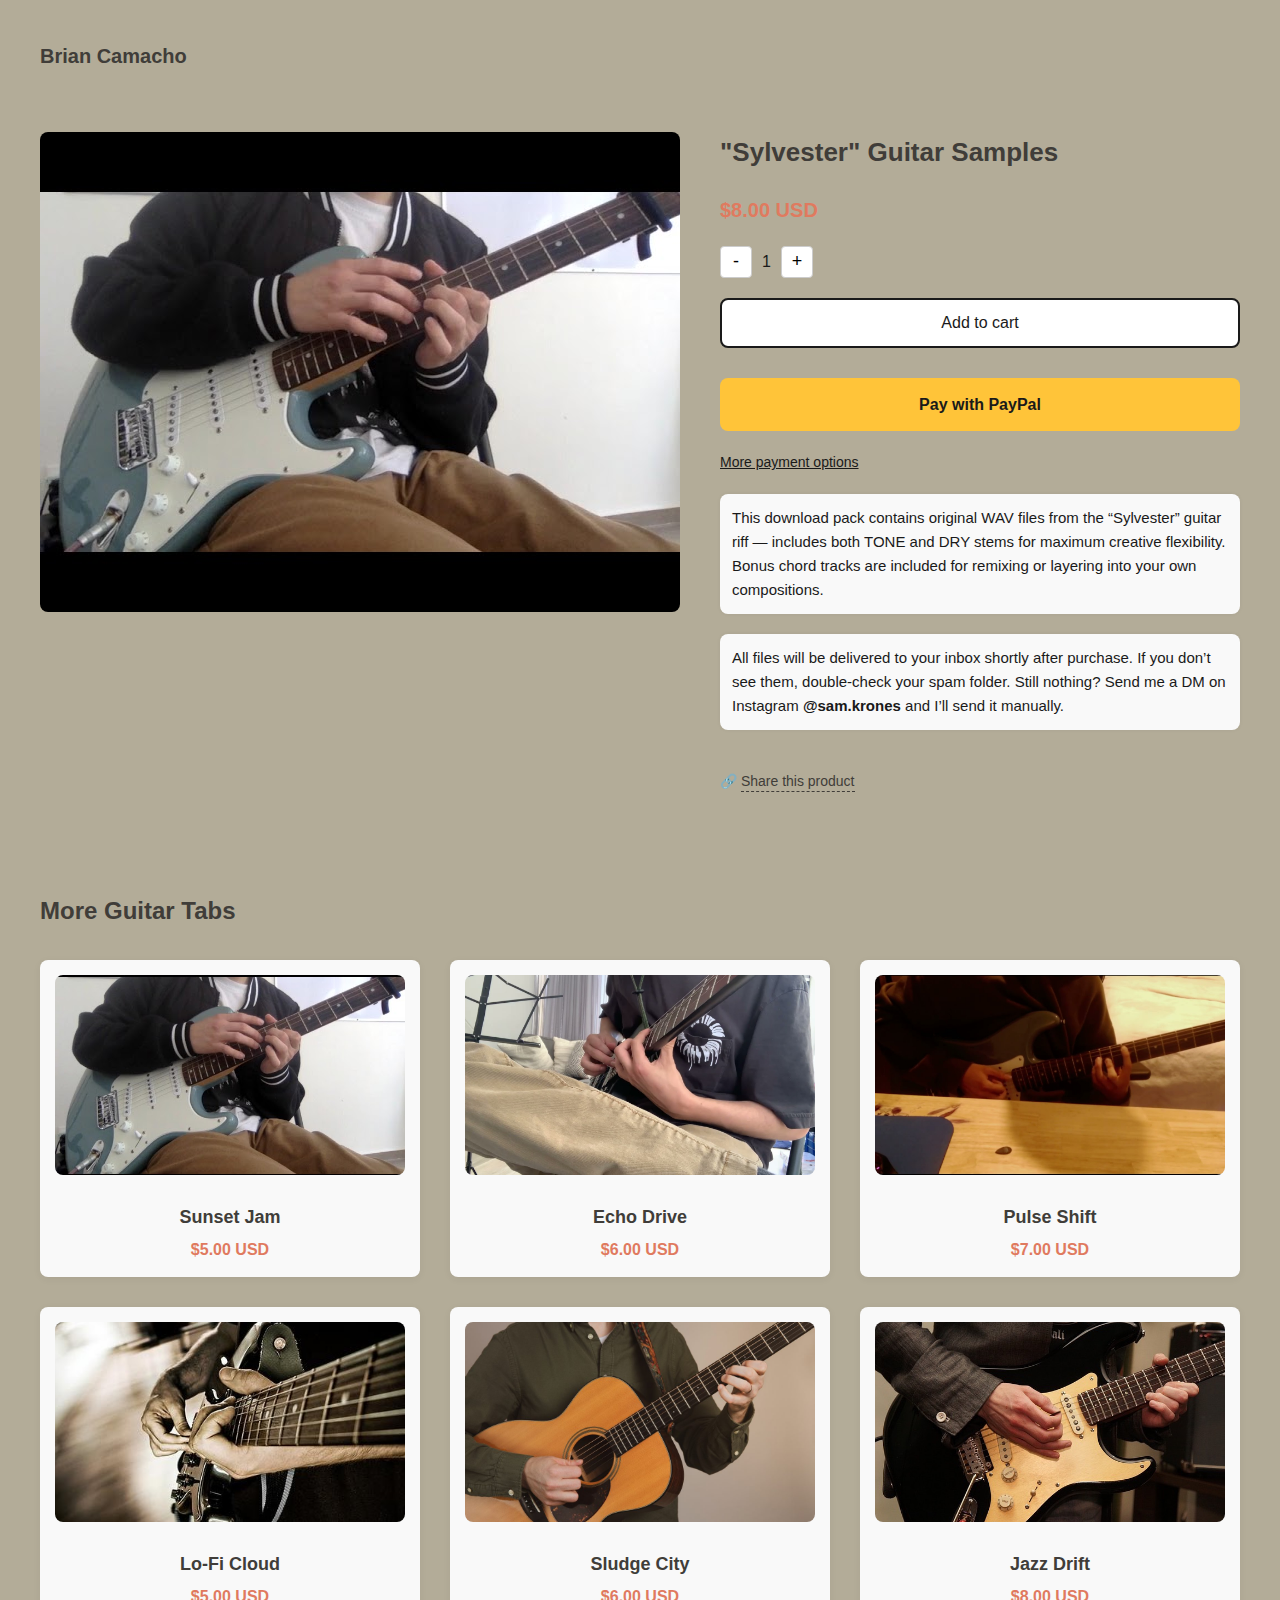
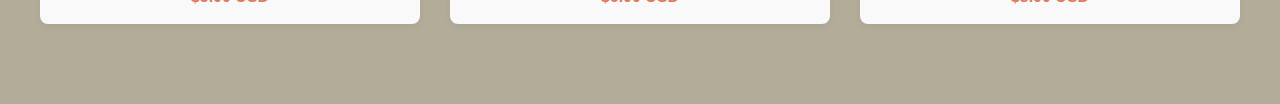
<file: index.html>
<!DOCTYPE html>
<html lang="en">

<head>
    <meta charset="UTF-8" />
    <meta name="viewport" content="width=device-width, initial-scale=1.0" />

    <!-- Page Title -->
    <title>Sylvester's Guitar Tab Store</title>

    <!-- SEO Meta Tags -->
    <meta name="description"
        content="Get the exclusive Sylvester guitar sample pack by Brian Camacho. Includes WAVs, chords, TONE & DRY stems for ultimate flexibility." />
    <meta name="keywords"
        content="guitar samples, Sylvester, guitar tabs, Brian Camacho, WAV pack, sample pack, guitar riffs" />
    <meta name="author" content="Brian Camacho" />

    <!-- Social Meta (Open Graph for link previews) -->
    <meta property="og:title" content="Sylvester's Guitar Tab Store" />
    <meta property="og:description"
        content="High-quality WAV guitar samples by Brian Camacho — ready to remix or record with." />
    <meta property="og:image" content="images/homepage-img1.jpg" />
    <meta property="og:type" content="website" />
    <meta property="og:url" content="https://yourcustomdomain.com" />

    <!-- Favicon (Optional) -->
    <link rel="icon" href="images/favicon.ico" type="image/x-icon" />

    <!-- Styles -->
    <link rel="stylesheet" href="styles.css" />
</head>

<body>
    <header class="site-header">
        <h2>Brian Camacho</h2>
    </header>

    <div class="container">
        <div class="product-image">
            <img src="images/homepage-img1.jpg" alt="Sylvester Sample Pack Cover" />
            <!--<div class="sample-pack-label">SAMPLE<br>PACK</div>-->
        </div>

        <div class="product-info">
            <h1>"Sylvester" Guitar Samples</h1>
            <p class="price">$8.00 USD</p>

            <div class="quantity-controls">
                <button>-</button>
                <span>1</span>
                <button>+</button>
            </div>

            <button class="add-to-cart">Add to cart</button>
            <!--<button class="shop-pay">Buy with Shop Pay</button>-->

            <a class="paypal-button" href="https://paypal.me/Sylvester39376/8" target="_blank"
                rel="noopener noreferrer">
                Pay with PayPal
            </a>



            <a class="more-options" href="#">More payment options</a>

            <p class="description">
                This download pack contains original WAV files from the “Sylvester” guitar riff — includes both TONE and
                DRY stems for maximum creative flexibility. Bonus chord tracks are included for remixing or layering
                into your own compositions.
            </p>

            <p class="note">
                All files will be delivered to your inbox shortly after purchase. If you don’t see them, double-check
                your spam folder. Still nothing? Send me a DM on Instagram <strong>@sam.krones</strong> and I’ll send it
                manually.
            </p>

            <div class="share-link">
                🔗 <a href="#">Share this product</a>
            </div>
        </div>
    </div>

    <!-- Additional Tab Offerings Section -->
    <section class="tabs-grid-section">
        <h2 class="section-title">More Guitar Tabs</h2>
        <div class="tabs-grid">
            <div class="tab-card">
                <img src="images/homepage-img1.jpg" alt="Guitar Tab 1">
                <h3>Sunset Jam</h3>
                <p>$5.00 USD</p>
            </div>
            <div class="tab-card">
                <img src="images/homepage-img2.jpg" alt="Guitar Tab 2">
                <h3>Echo Drive</h3>
                <p>$6.00 USD</p>
            </div>
            <div class="tab-card">
                <img src="images/homepage-img3.jpg" alt="Guitar Tab 3">
                <h3>Pulse Shift</h3>
                <p>$7.00 USD</p>
            </div>
            <div class="tab-card">
                <img src="images/homepage-img4.jpg" alt="Guitar Tab 4">
                <h3>Lo-Fi Cloud</h3>
                <p>$5.00 USD</p>
            </div>
            <div class="tab-card">
                <img src="images/homepage-img5.jpg" alt="Guitar Tab 5">
                <h3>Sludge City</h3>
                <p>$6.00 USD</p>
            </div>
            <div class="tab-card">
                <img src="images/homepage-img6.jpg" alt="Guitar Tab 6">
                <h3>Jazz Drift</h3>
                <p>$8.00 USD</p>
            </div>
        </div>
    </section>


    <script src="script.js"></script>
</body>

</html>
</file>
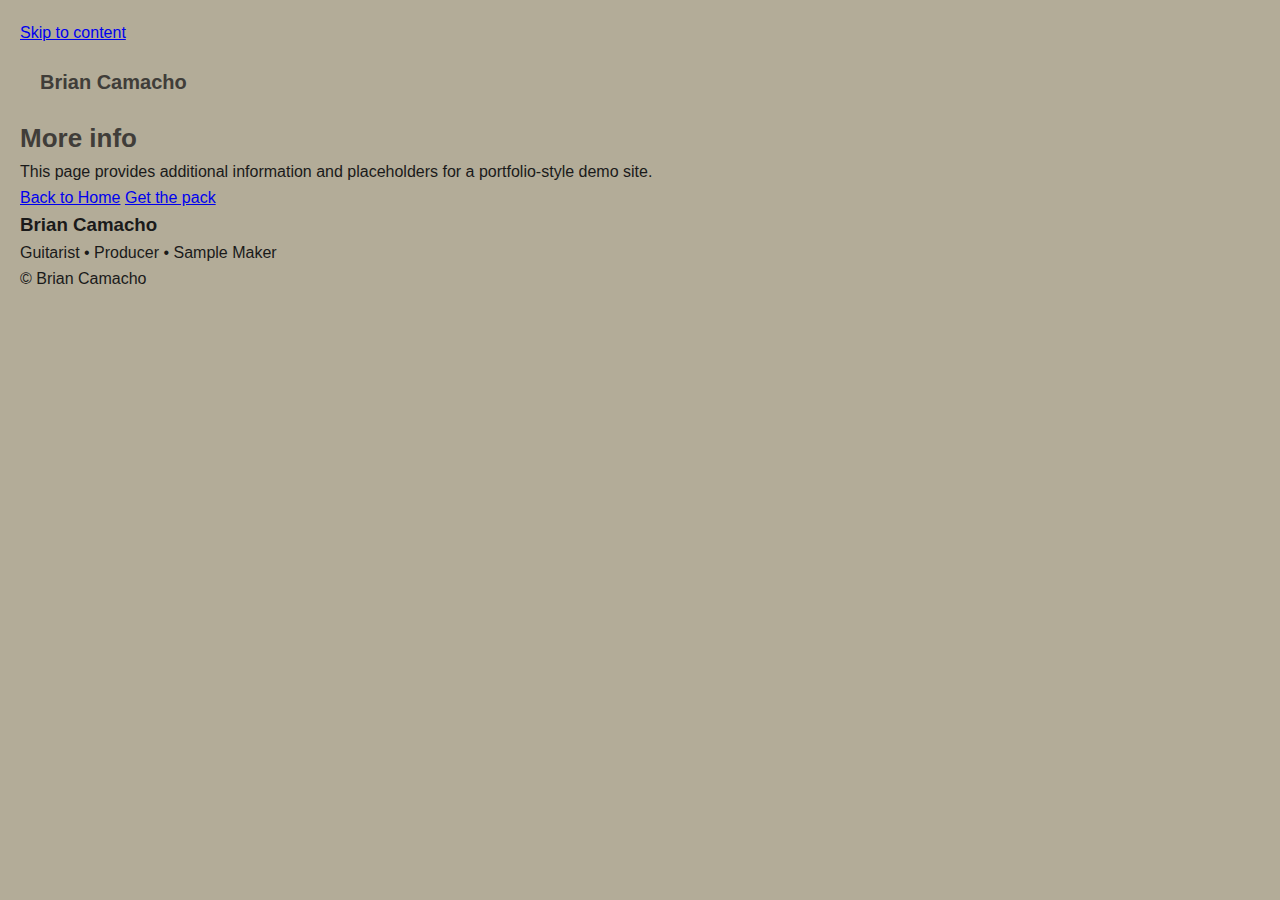
<file: privacy.html>
<!DOCTYPE html>
<html lang="en">
<head>
    <meta charset="UTF-8" />
    <meta name="viewport" content="width=device-width, initial-scale=1.0" />
    <meta name="theme-color" content="#b3ac98" />

    <title>Privacy | Brian Camacho</title>
    <meta name="robots" content="noindex, nofollow" />
    <meta http-equiv="refresh" content="0; url=/shell.html?page=privacy" />
    <link rel="canonical" href="https://guitar-sample-store.vercel.app/shell.html" />

    <link rel="stylesheet" href="styles.css" />
</head>

<body>
    <main class="shell-container">
        <section class="shell-card reveal" aria-labelledby="privacy-redirect-title">
            <h1 class="shell-title" id="privacy-redirect-title">Privacy</h1>
            <p style="margin-top: 12px;">
                Redirecting: <a class="text-link" href="/shell.html?page=privacy">View Privacy</a>
            </p>
            <div class="shell-actions">
                <a class="button-primary" href="/">Back to Home</a>
            </div>
        </section>
    </main>

    <script src="script.js"></script>
</body>
</html>
</file>
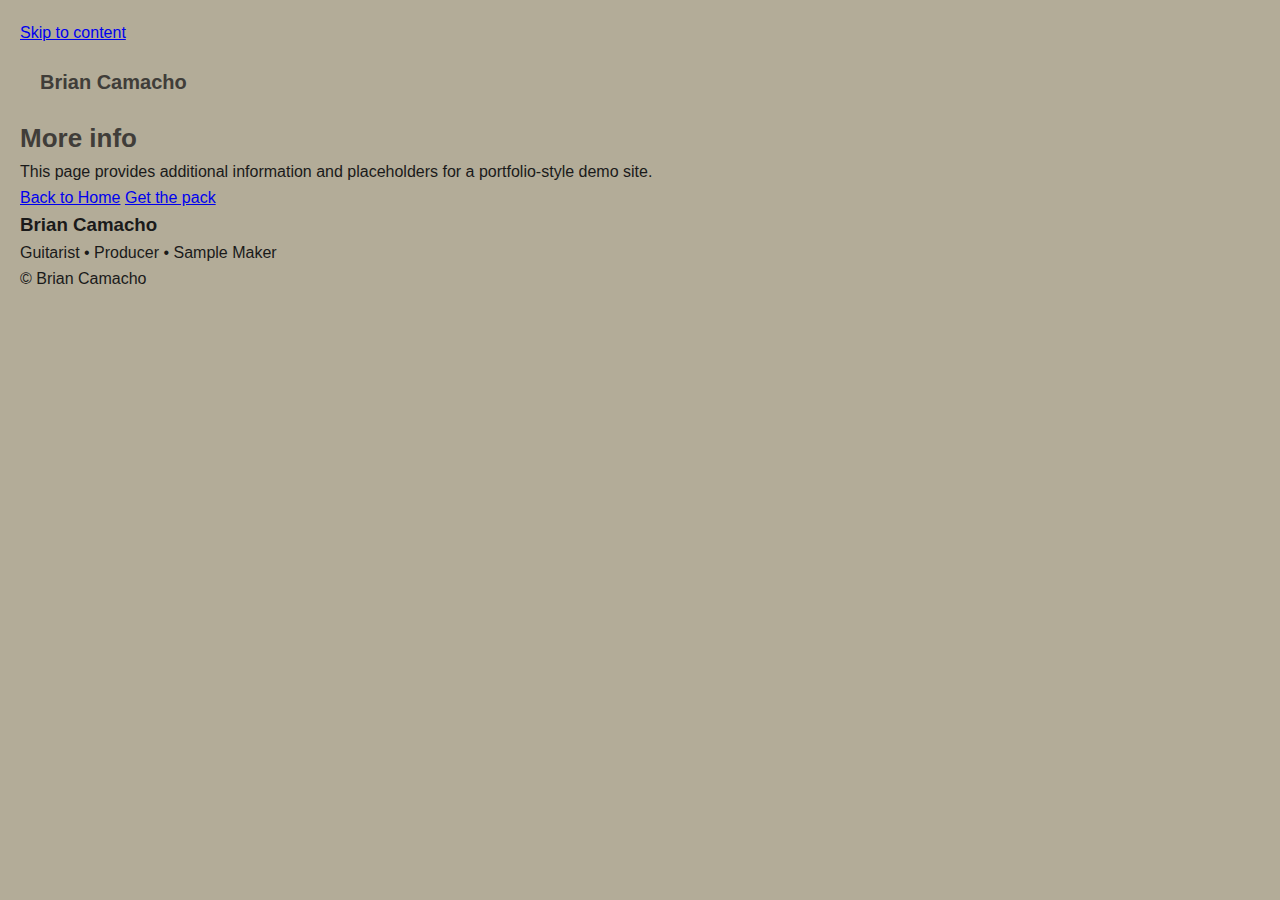
<file: shell.html>
<!DOCTYPE html>
<html lang="en">
<head>
    <meta charset="UTF-8" />
    <meta name="viewport" content="width=device-width, initial-scale=1.0" />
    <meta name="theme-color" content="#b3ac98" />

    <title>Info | Brian Camacho</title>
    <meta name="description" content="Supporting information pages for the Sylvester Guitar Samples landing page." />
    <meta name="robots" content="noindex, nofollow" />
    <link rel="canonical" href="https://guitar-sample-store.vercel.app/shell.html" />

    <link rel="stylesheet" href="styles.css" />
</head>

<body>
    <a class="skip-link" href="#main">Skip to content</a>

    <header class="site-header">
        <h2>Brian Camacho</h2>
    </header>

    <main id="main" class="shell-container" data-shell>
        <section class="shell-card reveal" aria-labelledby="shellTitle">
            <h1 class="shell-title" id="shellTitle">More info</h1>
            <div id="shellBody">
                <p>
                    This page provides additional information and placeholders for a portfolio-style demo site.
                </p>
            </div>
            <div class="shell-actions">
                <a class="button-primary" href="/">Back to Home</a>
                <a class="button-secondary" href="/#buy">Get the pack</a>
            </div>
        </section>
    </main>

    <footer class="site-footer">
        <div class="footer-inner">
            <div class="footer-brand">
                <h3>Brian Camacho</h3>
                <p class="tagline">Guitarist • Producer • Sample Maker</p>
            </div>
        </div>
        <div class="footer-bottom">
            <span>© <span id="year"></span> Brian Camacho</span>
        </div>
    </footer>

    <script src="script.js"></script>
</body>
</html>
</file>
<file: styles.css>
/* Global Styles */
:root {
    --brand-color: #b3ac98;
    --accent-color: #403d39;
    --highlight-color: #e07a5f;
    --light-bg: #f9f9f9;
    --dark-text: #1a1a1a;
    --light-text: #ffffff;
    --border-radius: 8px;
}

* {
    box-sizing: border-box;
    margin: 0;
    padding: 0;
}

body {
    font-family: 'Segoe UI', Tahoma, Geneva, Verdana, sans-serif;
    background-color: var(--brand-color);
    color: var(--dark-text);
    line-height: 1.6;
    padding: 20px;
}

/* Container layout */
.container {
    display: flex;
    flex-direction: row;
    max-width: 1440px;
    /* ✅ Max width for desktop */
    margin: 0 auto;
    gap: 40px;
    padding: 40px 20px;
    flex-wrap: wrap;
    /* Helps with responsiveness */
}

.product-image img {
    width: 100%;
    /* ✅ Responsive */
    height: auto;
    border-radius: 8px;
    display: block;
    max-width: 100%;
    /* Ensures it doesn’t overflow */
}

.product-image img {
    width: 100%;
    height: auto;
    border-radius: var(--border-radius);
    display: block;
    no longer using this sample pack image on the page.
}


.sample-pack-label {
    position: absolute;
    bottom: 20px;
    left: 20px;
    background-color: var(--accent-color);
    color: var(--light-text);
    font-weight: bold;
    font-size: 24px;
    font-family: monospace;
    padding: 10px 20px;
    border-radius: var(--border-radius);
    opacity: 0.95;
    text-align: center;
}

/* Product Info */
.product-info {
    flex: 1;
    display: flex;
    flex-direction: column;
    justify-content: flex-start;
    gap: 20px;
}

h1 {
    font-size: 26px;
    color: var(--accent-color);
}

.price {
    font-weight: bold;
    font-size: 20px;
    color: var(--highlight-color);
}

/* Quantity Controls */
.quantity-controls {
    display: flex;
    align-items: center;
    gap: 10px;
}

.quantity-controls button {
    width: 32px;
    height: 32px;
    font-size: 18px;
    background-color: white;
    border: 1px solid #ccc;
    border-radius: 4px;
    cursor: pointer;
    transition: background-color 0.2s;
}

.quantity-controls button:hover {
    background-color: var(--highlight-color);
    color: white;
}

/* Buttons */
.add-to-cart,
.shop-pay {
    padding: 14px;
    font-size: 16px;
    border: none;
    cursor: pointer;
    border-radius: var(--border-radius);
    transition: background-color 0.3s, color 0.3s;
}

.add-to-cart {
    background-color: white;
    color: var(--dark-text);
    border: 2px solid var(--dark-text);
}

.add-to-cart:hover {
    background-color: var(--dark-text);
    color: white;
}

.shop-pay {
    background-color: var(--accent-color);
    color: white;
}

.shop-pay:hover {
    background-color: var(--highlight-color);
}

.more-options {
    font-size: 14px;
    color: var(--dark-text);
    text-decoration: underline;
}

/* Text blocks */
.description,
.note {
    font-size: 15px;
    background-color: var(--light-bg);
    padding: 12px;
    border-radius: var(--border-radius);
    box-shadow: 0 0 4px rgba(0, 0, 0, 0.05);
}

.site-header {
    max-width: 1440px;
    margin: 0 auto;
    padding: 20px;
    background-color: transparent;
    text-align: left;
}

.site-header h2 {
    font-size: 20px;
    color: var(--accent-color);
}

.share-link {
    margin-top: 20px;
    font-size: 14px;
}

.share-link a {
    text-decoration: none;
    color: var(--accent-color);
    border-bottom: 1px dashed var(--accent-color);
    padding-bottom: 2px;
    transition: color 0.2s ease;
}

.share-link a:hover {
    color: var(--highlight-color);
}

/* === Grid Section for Additional Tabs === */
.tabs-grid-section {
    max-width: 1440px;
    margin: 60px auto;
    padding: 0 20px;
}

.section-title {
    font-size: 24px;
    margin-bottom: 30px;
    color: var(--accent-color);
    text-align: left;
}

.tabs-grid {
    display: grid;
    grid-template-columns: repeat(3, 1fr);
    gap: 30px;
}

.tab-card {
    background-color: var(--light-bg);
    border-radius: var(--border-radius);
    overflow: hidden;
    box-shadow: 0 2px 8px rgba(0, 0, 0, 0.05);
    transition: transform 0.2s ease, box-shadow 0.2s ease;
    text-align: center;
    padding: 15px;
}

.tab-card:hover {
    transform: translateY(-4px);
    box-shadow: 0 4px 12px rgba(0, 0, 0, 0.1);
}

.tab-card img {
    width: 100%;
    height: 200px;
    object-fit: cover;
    border-radius: var(--border-radius);
    margin-bottom: 10px;
}


.tab-card h3 {
    font-size: 18px;
    color: var(--accent-color);
    margin: 10px 0 5px;
}

.tab-card p {
    font-size: 16px;
    color: var(--highlight-color);
    font-weight: bold;
}

.paypal-button {
    display: inline-block;
    padding: 14px 20px;
    background-color: #ffc439;
    color: #1a1a1a;
    font-weight: bold;
    text-align: center;
    text-decoration: none;
    border-radius: var(--border-radius);
    border: none;
    font-size: 16px;
    transition: background-color 0.2s ease;
    margin-top: 10px;
    width: 100%;
}

.paypal-button:hover {
    background-color: #ffb347;
    color: black;
}



/* Responsive Styles */
@media (max-width: 900px) {
    .container {
        flex-direction: column;
        padding: 20px;
    }

    .product-image,
    .product-info {
        width: 100%;
    }

    /* no longer using this sample pack image on the page. 
    .sample-pack-label {
        font-size: 20px;
        bottom: 10px;
        left: 10px;
        padding: 8px 16px;
    }*/

    h1 {
        font-size: 22px;
    }

    .price {
        font-size: 18px;
    }

    .add-to-cart,
    .shop-pay {
        width: 100%;
    }

    .tabs-grid {
        grid-template-columns: repeat(2, 1fr);
    }

}

@media (max-width: 600px) {
    body {
        padding: 10px;
    }

    .container {
        padding: 10px;
        gap: 20px;
    }

    no longer using this sample pack image on the page. .sample-pack-label {
        font-size: 18px;
    }

    .quantity-controls {
        justify-content: space-between;
    }

    .description,
    .note {
        font-size: 14px;
    }

    .tabs-grid {
        grid-template-columns: 1fr;
    }

}
</file>
